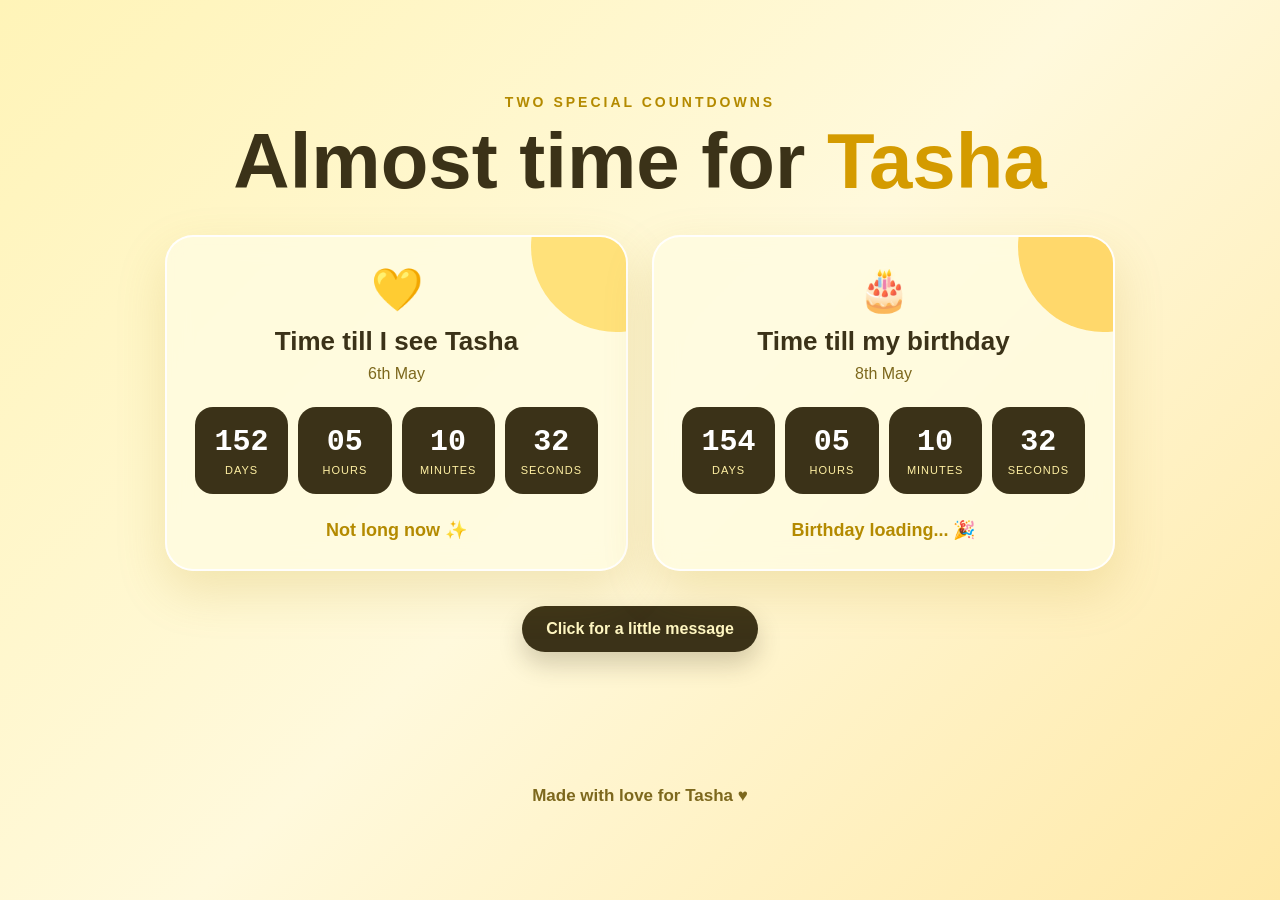
<file: iloveyoutasha/I_love_you_tasha.html>
<!doctype html>
<html lang="en">
  <head>
    <meta charset="UTF-8" />
    <meta name="viewport" content="width=device-width, initial-scale=1.0" />
    <title>Countdowns for Tasha</title>

    <style>
      * {
        margin: 0;
        padding: 0;
        box-sizing: border-box;
      }

      body {
        min-height: 100vh;
        font-family: Arial, sans-serif;
        background: linear-gradient(135deg, #fff4b8, #fff9dc, #ffe9a8);
        color: #3b3218;
        display: flex;
        align-items: center;
        justify-content: center;
        padding: 30px;
        overflow-x: hidden;
      }

      .page {
        width: 100%;
        max-width: 950px;
        text-align: center;
      }

      .hero {
        margin-bottom: 35px;
        animation: fadeIn 1s ease;
      }

      .hero p {
        color: #b48a00;
        font-size: 14px;
        letter-spacing: 3px;
        text-transform: uppercase;
        font-weight: bold;
        margin-bottom: 12px;
      }

      .hero h1 {
        font-size: clamp(38px, 7vw, 78px);
        line-height: 1;
        color: #3b3218;
      }

      .hero span {
        color: #d49b00;
      }

      .cards {
        display: grid;
        grid-template-columns: repeat(2, 1fr);
        gap: 24px;
      }

      .card {
        background: rgba(255, 252, 225, 0.82);
        border: 2px solid rgba(255, 255, 255, 0.95);
        border-radius: 28px;
        padding: 28px;
        box-shadow: 0 20px 50px rgba(180, 138, 0, 0.18);
        backdrop-filter: blur(12px);
        position: relative;
        overflow: hidden;
        transition:
          transform 0.3s ease,
          box-shadow 0.3s ease;
      }

      .card:hover {
        transform: translateY(-8px) scale(1.02);
        box-shadow: 0 25px 60px rgba(180, 138, 0, 0.28);
      }

      .card::before {
        content: "";
        position: absolute;
        width: 170px;
        height: 170px;
        border-radius: 50%;
        background: #ffe17a;
        top: -75px;
        right: -75px;
        z-index: 0;
      }

      .card.birthday::before {
        background: #ffd86b;
      }

      .card-content {
        position: relative;
        z-index: 1;
      }

      .icon {
        font-size: 42px;
        margin-bottom: 12px;
        cursor: pointer;
        transition: transform 0.25s ease;
      }

      .icon:hover {
        transform: rotate(-8deg) scale(1.15);
      }

      .card h2 {
        font-size: 26px;
        margin-bottom: 8px;
        color: #3b3218;
      }

      .date {
        color: #7d681d;
        margin-bottom: 24px;
      }

      .timer {
        display: grid;
        grid-template-columns: repeat(4, 1fr);
        gap: 10px;
      }

      .box {
        background: #3b3218;
        color: white;
        border-radius: 18px;
        padding: 18px 8px;
        transition:
          transform 0.2s ease,
          background 0.2s ease;
      }

      .box:hover {
        transform: scale(1.07);
        background: #5d4a13;
      }

      .box .number {
        font-size: 30px;
        font-weight: bold;
        font-family: "Courier New", monospace;
      }

      .box .label {
        margin-top: 5px;
        font-size: 11px;
        letter-spacing: 1px;
        text-transform: uppercase;
        color: #fff0a3;
      }

      .message {
        margin-top: 25px;
        font-size: 18px;
        color: #b48a00;
        font-weight: bold;
      }

      .love-button {
        margin: 35px auto 0;
        display: inline-block;
        border: none;
        background: #3b3218;
        color: #fff7c2;
        padding: 14px 24px;
        border-radius: 999px;
        font-size: 16px;
        font-weight: bold;
        cursor: pointer;
        box-shadow: 0 12px 25px rgba(59, 50, 24, 0.22);
        transition:
          transform 0.2s ease,
          background 0.2s ease;
      }

      .love-button:hover {
        transform: translateY(-3px);
        background: #5d4a13;
      }

      .secret-note {
        margin: 22px auto 0;
        max-width: 560px;
        background: rgba(255, 255, 255, 0.65);
        border: 2px dashed #e0b21b;
        border-radius: 24px;
        padding: 20px;
        color: #3b3218;
        font-size: 22px;
        font-weight: bold;
        opacity: 0;
        transform: translateY(15px);
        pointer-events: none;
        transition:
          opacity 0.35s ease,
          transform 0.35s ease;
      }

      .secret-note.show {
        opacity: 1;
        transform: translateY(0);
        pointer-events: auto;
      }

      footer {
        margin-top: 42px;
        color: #7d681d;
        font-size: 17px;
        font-weight: bold;
      }

      .floating-heart {
        position: fixed;
        font-size: 24px;
        pointer-events: none;
        animation: floatUp 1.5s ease forwards;
        z-index: 10;
      }

      @keyframes fadeIn {
        from {
          opacity: 0;
          transform: translateY(18px);
        }
        to {
          opacity: 1;
          transform: translateY(0);
        }
      }

      @keyframes floatUp {
        0% {
          opacity: 1;
          transform: translateY(0) scale(1);
        }
        100% {
          opacity: 0;
          transform: translateY(-90px) scale(1.6);
        }
      }

      @media (max-width: 750px) {
        .cards {
          grid-template-columns: 1fr;
        }
      }

      @media (max-width: 430px) {
        body {
          padding: 18px;
        }

        .card {
          padding: 22px;
        }

        .timer {
          grid-template-columns: repeat(2, 1fr);
        }
      }
    </style>
  </head>
  <body>
    <main class="page">
      <section class="hero">
        <p>Two special countdowns</p>
        <h1>Almost time for <span>Tasha</span></h1>
      </section>

      <section class="cards">
        <div class="card">
          <div class="card-content">
            <div class="icon">💛</div>
            <h2>Time till I see Tasha</h2>
            <p class="date">6th May</p>

            <div class="timer" id="tashaTimer">
              <div class="box">
                <div class="number days">00</div>
                <div class="label">Days</div>
              </div>
              <div class="box">
                <div class="number hours">00</div>
                <div class="label">Hours</div>
              </div>
              <div class="box">
                <div class="number minutes">00</div>
                <div class="label">Minutes</div>
              </div>
              <div class="box">
                <div class="number seconds">00</div>
                <div class="label">Seconds</div>
              </div>
            </div>

            <p class="message">Not long now ✨</p>
          </div>
        </div>

        <div class="card birthday">
          <div class="card-content">
            <div class="icon">🎂</div>
            <h2>Time till my birthday</h2>
            <p class="date">8th May</p>

            <div class="timer" id="birthdayTimer">
              <div class="box">
                <div class="number days">00</div>
                <div class="label">Days</div>
              </div>
              <div class="box">
                <div class="number hours">00</div>
                <div class="label">Hours</div>
              </div>
              <div class="box">
                <div class="number minutes">00</div>
                <div class="label">Minutes</div>
              </div>
              <div class="box">
                <div class="number seconds">00</div>
                <div class="label">Seconds</div>
              </div>
            </div>

            <p class="message">Birthday loading... 🎉</p>
          </div>
        </div>
      </section>

      <button class="love-button" onclick="showLoveNote()">
        Click for a little message
      </button>

      <div class="secret-note" id="secretNote">
        I love you Tasha, from Alex 💛
      </div>

      <footer>Made with love for Tasha <span>♥</span></footer>
    </main>

    <script>
      function getNextDate(month, day) {
        const now = new Date();
        let target = new Date(now.getFullYear(), month - 1, day, 0, 0, 0);

        if (target <= now) {
          target = new Date(now.getFullYear() + 1, month - 1, day, 0, 0, 0);
        }

        return target;
      }

      const tashaDate = getNextDate(5, 6);
      const birthdayDate = getNextDate(5, 8);

      function updateTimer(timerId, targetDate) {
        const timer = document.getElementById(timerId);
        const now = new Date();
        const difference = targetDate - now;

        if (difference <= 0) {
          timer.querySelector(".days").textContent = "00";
          timer.querySelector(".hours").textContent = "00";
          timer.querySelector(".minutes").textContent = "00";
          timer.querySelector(".seconds").textContent = "00";
          return;
        }

        const days = Math.floor(difference / (1000 * 60 * 60 * 24));
        const hours = Math.floor((difference / (1000 * 60 * 60)) % 24);
        const minutes = Math.floor((difference / (1000 * 60)) % 60);
        const seconds = Math.floor((difference / 1000) % 60);

        timer.querySelector(".days").textContent = String(days).padStart(
          2,
          "0",
        );
        timer.querySelector(".hours").textContent = String(hours).padStart(
          2,
          "0",
        );
        timer.querySelector(".minutes").textContent = String(minutes).padStart(
          2,
          "0",
        );
        timer.querySelector(".seconds").textContent = String(seconds).padStart(
          2,
          "0",
        );
      }

      function startCountdowns() {
        updateTimer("tashaTimer", tashaDate);
        updateTimer("birthdayTimer", birthdayDate);

        setInterval(function () {
          updateTimer("tashaTimer", tashaDate);
          updateTimer("birthdayTimer", birthdayDate);
        }, 1000);
      }

      function showLoveNote() {
        const note = document.getElementById("secretNote");
        note.classList.toggle("show");
        createHeart(window.innerWidth / 2, window.innerHeight - 120);
      }

      function createHeart(x, y) {
        const heart = document.createElement("div");
        heart.className = "floating-heart";
        heart.textContent = "💛";
        heart.style.left = x + "px";
        heart.style.top = y + "px";
        document.body.appendChild(heart);

        setTimeout(function () {
          heart.remove();
        }, 1500);
      }

      document.addEventListener("click", function (event) {
        if (event.target.tagName !== "BUTTON") {
          createHeart(event.clientX, event.clientY);
        }
      });

      startCountdowns();
    </script>
  </body>
</html>
</file>
